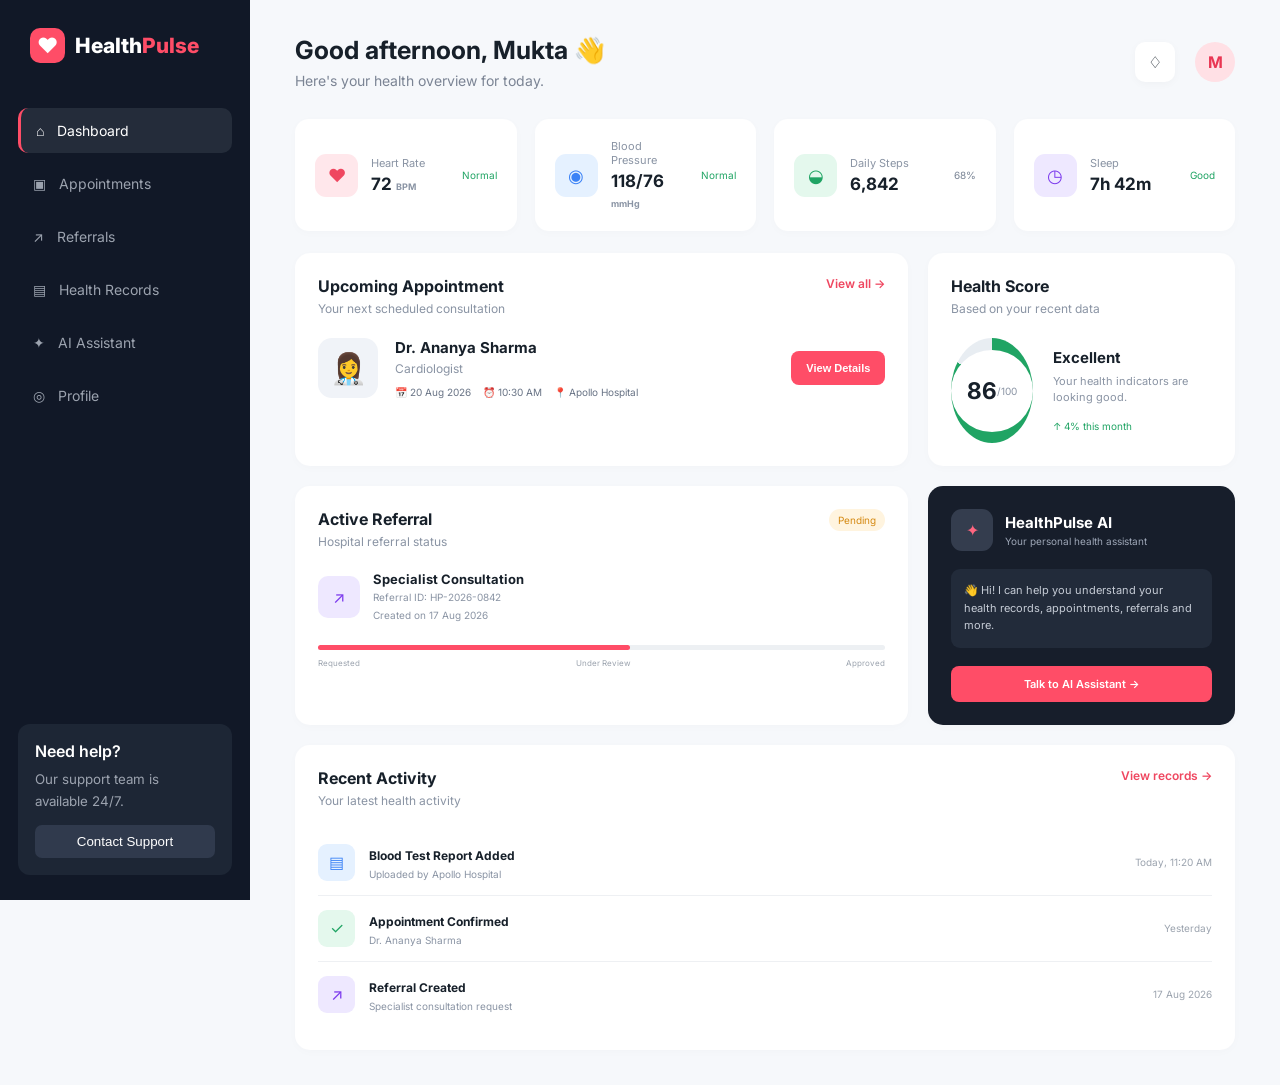
<file: index.html>
<!DOCTYPE html>
<html lang="en">
<head>
    <meta charset="UTF-8">
    <meta name="viewport" content="width=device-width, initial-scale=1.0">
    <title>HealthPulse | Dashboard</title>
    <link rel="stylesheet" href="style.css">
</head>

<body>

<div class="app">

    <aside class="sidebar">
        <div class="logo">
            <div class="logo-icon">♥</div>
            <span>Health<span>Pulse</span></span>
        </div>

        <nav>
            <a href="index.html" class="active">⌂ <span>Dashboard</span></a>
            <a href="appointments.html">▣ <span>Appointments</span></a>
            <a href="referrals.html">↗ <span>Referrals</span></a>
            <a href="records.html">▤ <span>Health Records</span></a>
            <a href="assistant.html">✦ <span>AI Assistant</span></a>
            <a href="profile.html">◎ <span>Profile</span></a>
        </nav>

        <div class="sidebar-bottom">
            <div class="help-box">
                <div>Need help?</div>
                <small>Our support team is available 24/7.</small>
                <button>Contact Support</button>
            </div>
        </div>
    </aside>


    <main class="main">

        <header class="topbar">
            <div>
                <h1>Good afternoon, Mukta 👋</h1>
                <p>Here's your health overview for today.</p>
            </div>

            <div class="user-area">
                <div class="notification">♢</div>
                <div class="avatar">M</div>
            </div>
        </header>


        <section class="stats">

            <div class="stat-card">
                <div class="stat-icon red">♥</div>
                <div>
                    <span>Heart Rate</span>
                    <strong>72 <small>BPM</small></strong>
                </div>
                <div class="status good">Normal</div>
            </div>

            <div class="stat-card">
                <div class="stat-icon blue">◉</div>
                <div>
                    <span>Blood Pressure</span>
                    <strong>118/76 <small>mmHg</small></strong>
                </div>
                <div class="status good">Normal</div>
            </div>

            <div class="stat-card">
                <div class="stat-icon green">◒</div>
                <div>
                    <span>Daily Steps</span>
                    <strong>6,842</strong>
                </div>
                <div class="status">68%</div>
            </div>

            <div class="stat-card">
                <div class="stat-icon purple">◷</div>
                <div>
                    <span>Sleep</span>
                    <strong>7h 42m</strong>
                </div>
                <div class="status good">Good</div>
            </div>

        </section>


        <section class="dashboard-grid">

            <div class="card appointments-card">

                <div class="card-header">
                    <div>
                        <h2>Upcoming Appointment</h2>
                        <p>Your next scheduled consultation</p>
                    </div>
                    <a href="appointments.html">View all →</a>
                </div>

                <div class="appointment-main">

                    <div class="doctor-avatar">👩‍⚕️</div>

                    <div class="doctor-info">
                        <h3>Dr. Ananya Sharma</h3>
                        <p>Cardiologist</p>
                        <div class="appointment-details">
                            <span>📅 20 Aug 2026</span>
                            <span>⏰ 10:30 AM</span>
                            <span>📍 Apollo Hospital</span>
                        </div>
                    </div>

                    <button class="primary-btn">View Details</button>

                </div>

            </div>


            <div class="card health-score">

                <div class="card-header">
                    <div>
                        <h2>Health Score</h2>
                        <p>Based on your recent data</p>
                    </div>
                </div>

                <div class="score-container">
                    <div class="score-circle">
                        <div>
                            <strong>86</strong>
                            <span>/100</span>
                        </div>
                    </div>

                    <div class="score-text">
                        <h3>Excellent</h3>
                        <p>Your health indicators are looking good.</p>
                        <span class="up">↑ 4% this month</span>
                    </div>
                </div>

            </div>


            <div class="card referral-card">

                <div class="card-header">
                    <div>
                        <h2>Active Referral</h2>
                        <p>Hospital referral status</p>
                    </div>
                    <span class="badge pending">Pending</span>
                </div>

                <div class="referral-content">

                    <div class="referral-icon">↗</div>

                    <div>
                        <h3>Specialist Consultation</h3>
                        <p>Referral ID: HP-2026-0842</p>
                        <small>Created on 17 Aug 2026</small>
                    </div>

                </div>

                <div class="progress">
                    <div></div>
                </div>

                <div class="progress-labels">
                    <span>Requested</span>
                    <span>Under Review</span>
                    <span>Approved</span>
                </div>

            </div>


            <div class="card ai-card">

                <div class="ai-header">
                    <div class="ai-icon">✦</div>
                    <div>
                        <h2>HealthPulse AI</h2>
                        <p>Your personal health assistant</p>
                    </div>
                </div>

                <div class="ai-message">
                    <p>👋 Hi! I can help you understand your health records, appointments, referrals and more.</p>
                </div>

                <a href="assistant.html" class="ai-btn">
                    Talk to AI Assistant →
                </a>

            </div>

        </section>


        <section class="card activity">

            <div class="card-header">
                <div>
                    <h2>Recent Activity</h2>
                    <p>Your latest health activity</p>
                </div>
                <a href="records.html">View records →</a>
            </div>

            <div class="activity-list">

                <div class="activity-item">
                    <div class="activity-icon blue">▤</div>
                    <div>
                        <strong>Blood Test Report Added</strong>
                        <p>Uploaded by Apollo Hospital</p>
                    </div>
                    <span>Today, 11:20 AM</span>
                </div>

                <div class="activity-item">
                    <div class="activity-icon green">✓</div>
                    <div>
                        <strong>Appointment Confirmed</strong>
                        <p>Dr. Ananya Sharma</p>
                    </div>
                    <span>Yesterday</span>
                </div>

                <div class="activity-item">
                    <div class="activity-icon purple">↗</div>
                    <div>
                        <strong>Referral Created</strong>
                        <p>Specialist consultation request</p>
                    </div>
                    <span>17 Aug 2026</span>
                </div>

            </div>

        </section>

    </main>

</div>

<script src="script.js"></script>
</body>
</html>
</file>
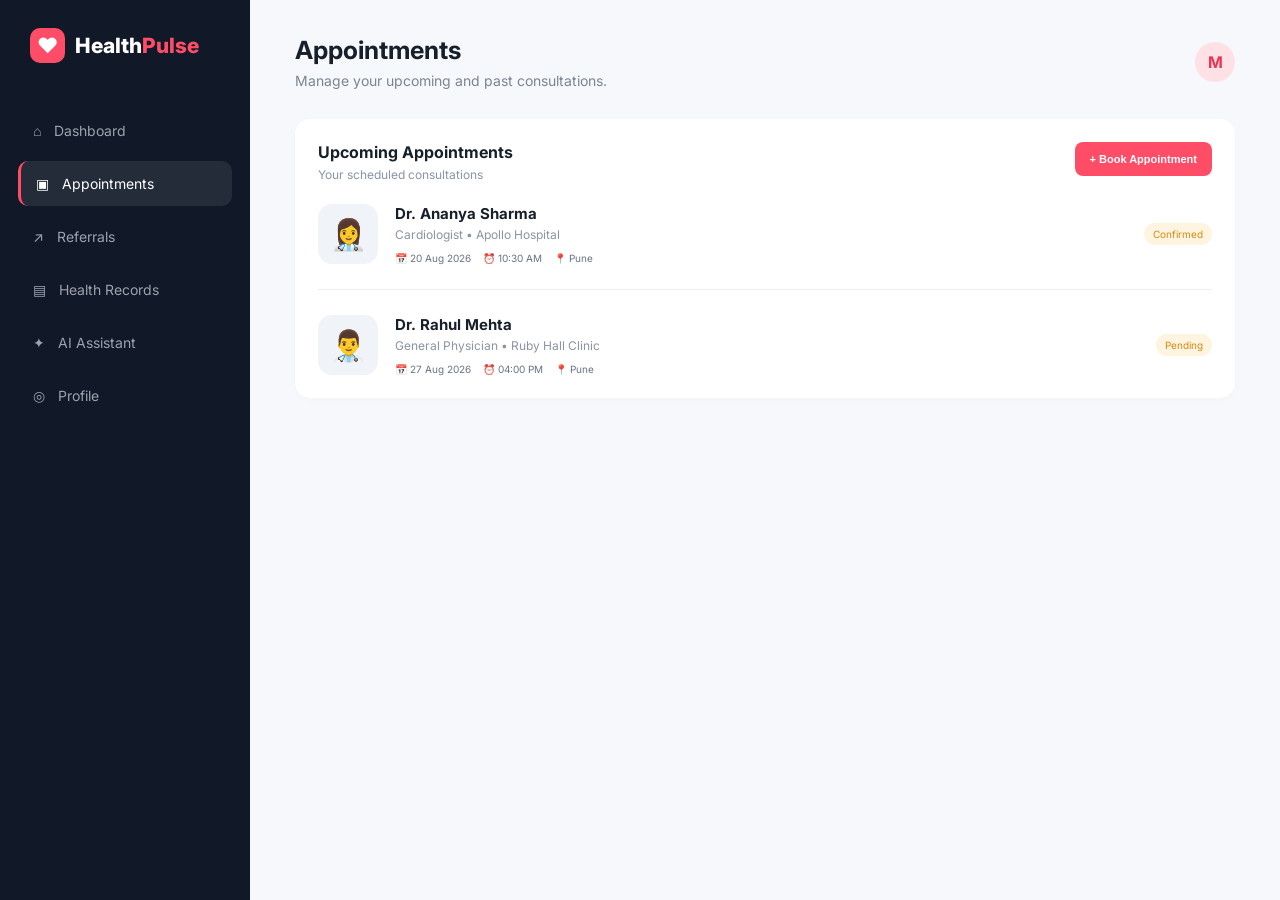
<file: appoinment.html>
<!DOCTYPE html>
<html lang="en">
<head>
    <meta charset="UTF-8">
    <meta name="viewport" content="width=device-width, initial-scale=1.0">
    <title>HealthPulse | Appointments</title>
    <link rel="stylesheet" href="style.css">
</head>

<body>

<div class="app">

<aside class="sidebar">

    <div class="logo">
        <div class="logo-icon">♥</div>
        <span>Health<span>Pulse</span></span>
    </div>

    <nav>
        <a href="index.html">⌂ <span>Dashboard</span></a>
        <a href="appointments.html" class="active">▣ <span>Appointments</span></a>
        <a href="referrals.html">↗ <span>Referrals</span></a>
        <a href="records.html">▤ <span>Health Records</span></a>
        <a href="assistant.html">✦ <span>AI Assistant</span></a>
        <a href="profile.html">◎ <span>Profile</span></a>
    </nav>

</aside>


<main class="main">

<header class="topbar">
    <div>
        <h1>Appointments</h1>
        <p>Manage your upcoming and past consultations.</p>
    </div>

    <div class="avatar">M</div>
</header>


<div class="card">

<div class="card-header">
    <div>
        <h2>Upcoming Appointments</h2>
        <p>Your scheduled consultations</p>
    </div>

    <button class="primary-btn">+ Book Appointment</button>
</div>


<div class="appointment-main">

    <div class="doctor-avatar">👩‍⚕️</div>

    <div class="doctor-info">

        <h3>Dr. Ananya Sharma</h3>

        <p>Cardiologist • Apollo Hospital</p>

        <div class="appointment-details">
            <span>📅 20 Aug 2026</span>
            <span>⏰ 10:30 AM</span>
            <span>📍 Pune</span>
        </div>

    </div>

    <span class="badge pending">Confirmed</span>

</div>

<hr style="border:none;border-top:1px solid #eee;margin:25px 0;">

<div class="appointment-main">

    <div class="doctor-avatar">👨‍⚕️</div>

    <div class="doctor-info">

        <h3>Dr. Rahul Mehta</h3>

        <p>General Physician • Ruby Hall Clinic</p>

        <div class="appointment-details">
            <span>📅 27 Aug 2026</span>
            <span>⏰ 04:00 PM</span>
            <span>📍 Pune</span>
        </div>

    </div>

    <span class="badge pending">Pending</span>

</div>

</div>

</main>
</div>

</body>
</html>
</file>
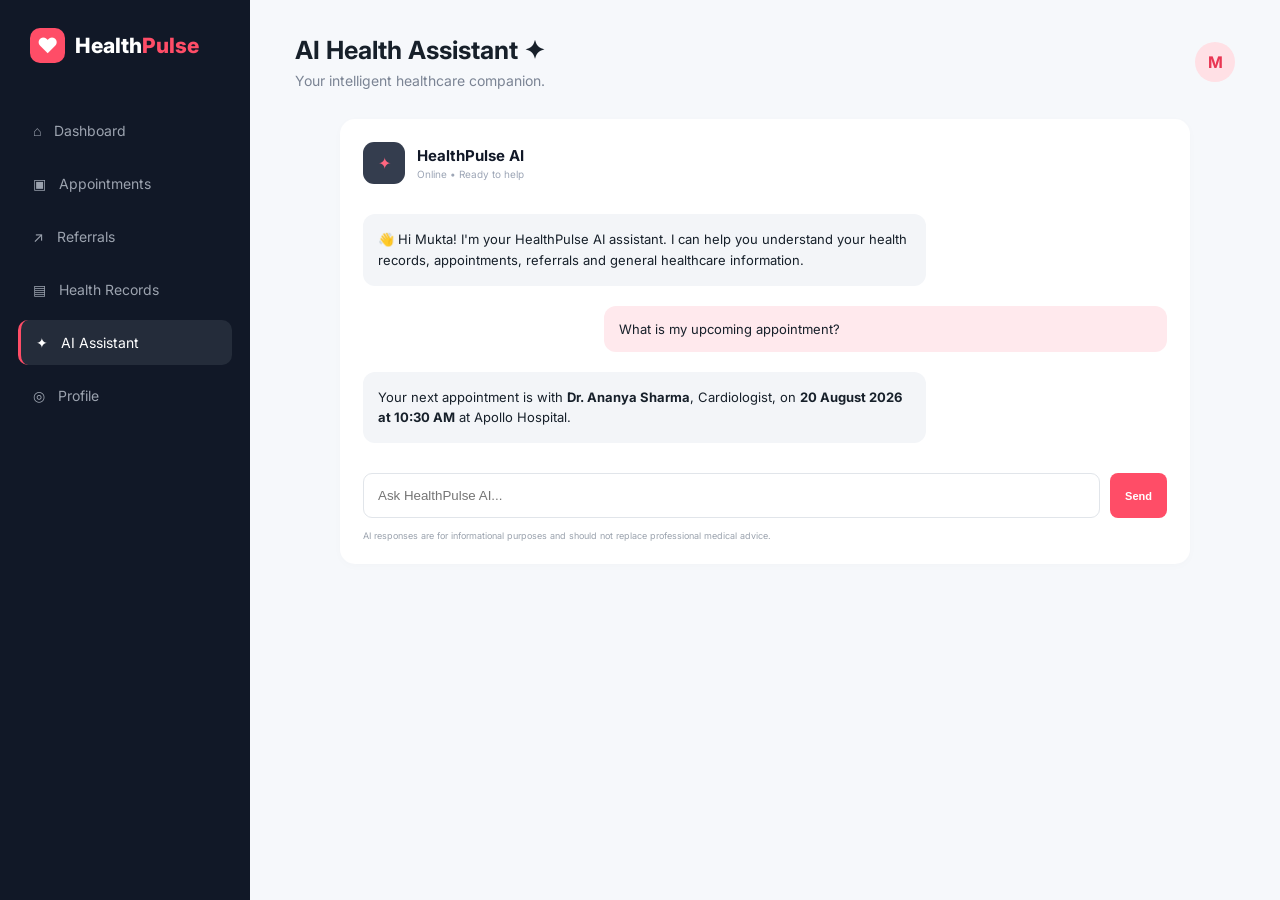
<file: assistant.html>
<!DOCTYPE html>
<html lang="en">

<head>
<meta charset="UTF-8">
<meta name="viewport" content="width=device-width, initial-scale=1.0">
<title>HealthPulse | AI Assistant</title>
<link rel="stylesheet" href="style.css">
</head>

<body>

<div class="app">

<aside class="sidebar">

<div class="logo">
<div class="logo-icon">♥</div>
<span>Health<span>Pulse</span></span>
</div>

<nav>
<a href="index.html">⌂ <span>Dashboard</span></a>
<a href="appointments.html">▣ <span>Appointments</span></a>
<a href="referrals.html">↗ <span>Referrals</span></a>
<a href="records.html">▤ <span>Health Records</span></a>
<a href="assistant.html" class="active">✦ <span>AI Assistant</span></a>
<a href="profile.html">◎ <span>Profile</span></a>
</nav>

</aside>


<main class="main">

<header class="topbar">

<div>
<h1>AI Health Assistant ✦</h1>
<p>Your intelligent healthcare companion.</p>
</div>

<div class="avatar">M</div>

</header>


<div class="card" style="max-width:850px;margin:auto">

<div class="ai-header" style="color:#111827">

<div class="ai-icon">✦</div>

<div>
<h2>HealthPulse AI</h2>
<p>Online • Ready to help</p>
</div>

</div>


<div style="margin-top:30px">

<div style="
background:#f3f5f8;
padding:15px;
border-radius:12px;
max-width:70%;
font-size:13px;
line-height:1.6;
">

👋 Hi Mukta! I'm your HealthPulse AI assistant.

I can help you understand your health records,
appointments, referrals and general healthcare information.

</div>


<div style="
background:#ffe9ed;
padding:15px;
border-radius:12px;
max-width:70%;
margin-left:auto;
margin-top:20px;
font-size:13px;
">

What is my upcoming appointment?

</div>


<div style="
background:#f3f5f8;
padding:15px;
border-radius:12px;
max-width:70%;
margin-top:20px;
font-size:13px;
line-height:1.6;
">

Your next appointment is with <b>Dr. Ananya Sharma</b>,
Cardiologist, on <b>20 August 2026 at 10:30 AM</b>
at Apollo Hospital.

</div>

</div>


<div style="
display:flex;
gap:10px;
margin-top:30px;
">

<input
type="text"
placeholder="Ask HealthPulse AI..."
style="
flex:1;
padding:14px;
border:1px solid #e1e5ea;
border-radius:9px;
outline:none;
">

<button class="primary-btn">
Send
</button>

</div>

<p style="
font-size:9px;
color:#9aa2ad;
margin-top:12px;
">

AI responses are for informational purposes and should not
replace professional medical advice.

</p>

</div>

</main>

</div>

</body>
</html>
</file>
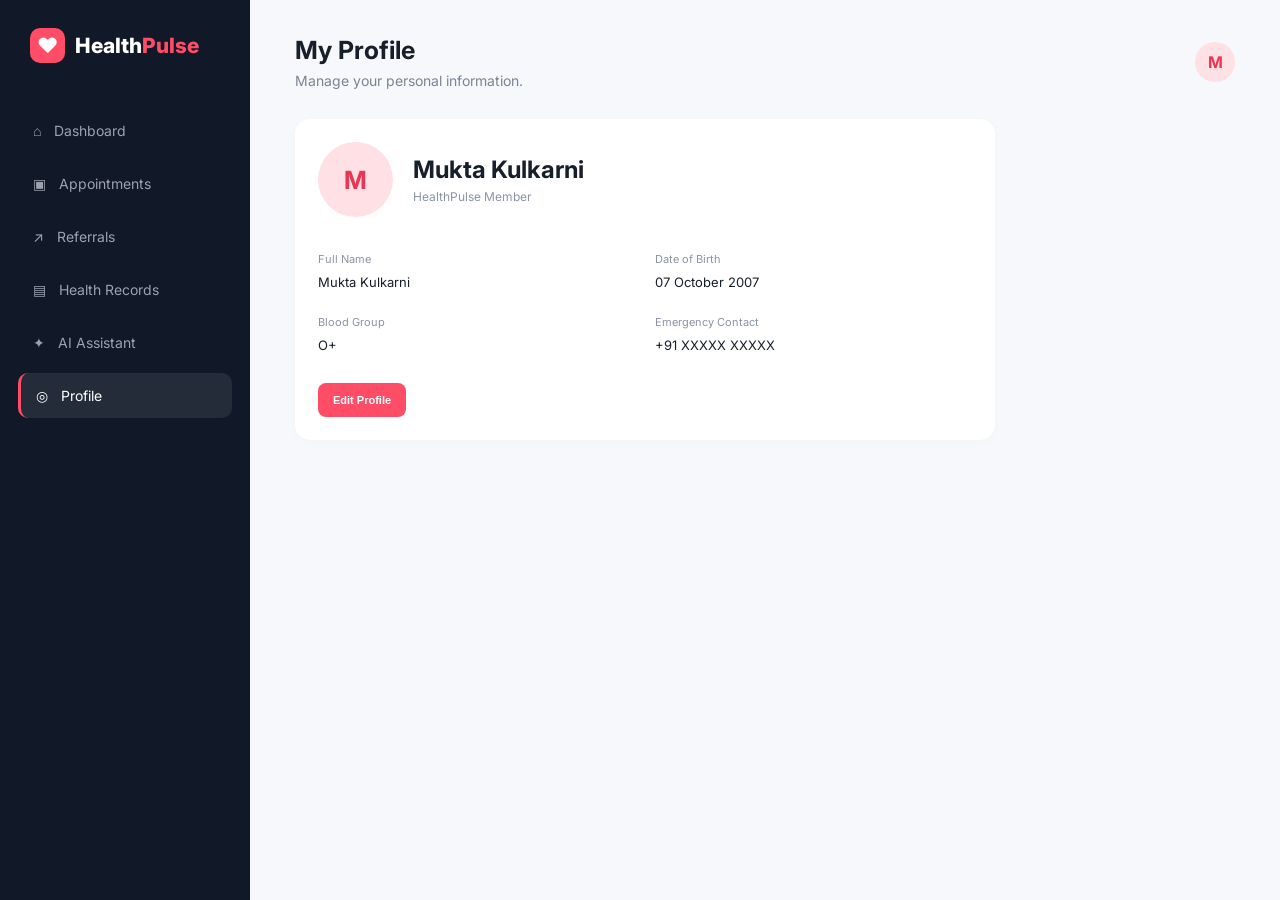
<file: profile.html>
<!DOCTYPE html>
<html lang="en">

<head>
<meta charset="UTF-8">
<meta name="viewport" content="width=device-width, initial-scale=1.0">
<title>HealthPulse | Profile</title>
<link rel="stylesheet" href="style.css">
</head>

<body>

<div class="app">

<aside class="sidebar">

<div class="logo">
<div class="logo-icon">♥</div>
<span>Health<span>Pulse</span></span>
</div>

<nav>
<a href="index.html">⌂ <span>Dashboard</span></a>
<a href="appointments.html">▣ <span>Appointments</span></a>
<a href="referrals.html">↗ <span>Referrals</span></a>
<a href="records.html">▤ <span>Health Records</span></a>
<a href="assistant.html">✦ <span>AI Assistant</span></a>
<a href="profile.html" class="active">◎ <span>Profile</span></a>
</nav>

</aside>


<main class="main">

<header class="topbar">

<div>
<h1>My Profile</h1>
<p>Manage your personal information.</p>
</div>

<div class="avatar">M</div>

</header>


<div class="card" style="max-width:700px">

<div style="
display:flex;
align-items:center;
gap:20px;
margin-bottom:30px;
">

<div style="
width:75px;
height:75px;
border-radius:50%;
background:#ffe0e5;
color:#e93653;
display:flex;
align-items:center;
justify-content:center;
font-size:25px;
font-weight:700;
">
M
</div>

<div>
<h2>Mukta Kulkarni</h2>
<p style="color:#8a94a4;font-size:12px;margin-top:5px">
HealthPulse Member
</p>
</div>

</div>


<div style="display:grid;grid-template-columns:1fr 1fr;gap:20px">

<div>
<label style="font-size:11px;color:#8a94a4">
Full Name
</label>

<p style="margin-top:7px;font-size:13px">
Mukta Kulkarni
</p>
</div>


<div>
<label style="font-size:11px;color:#8a94a4">
Date of Birth
</label>

<p style="margin-top:7px;font-size:13px">
07 October 2007
</p>
</div>


<div>
<label style="font-size:11px;color:#8a94a4">
Blood Group
</label>

<p style="margin-top:7px;font-size:13px">
O+
</p>
</div>


<div>
<label style="font-size:11px;color:#8a94a4">
Emergency Contact
</label>

<p style="margin-top:7px;font-size:13px">
+91 XXXXX XXXXX
</p>
</div>

</div>


<button class="primary-btn" style="margin-top:30px">
Edit Profile
</button>

</div>

</main>

</div>

</body>
</html>
</file>
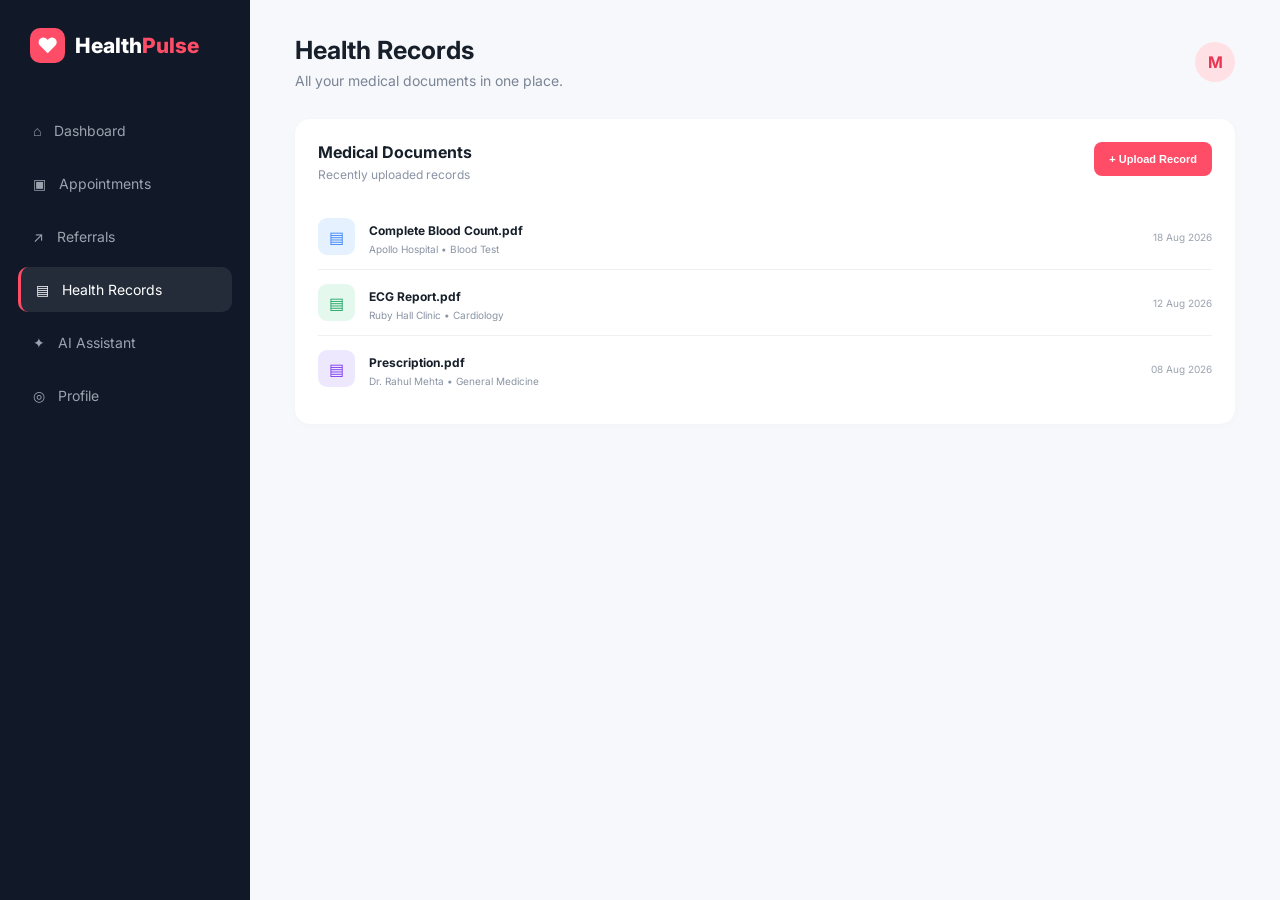
<file: records.html>
<!DOCTYPE html>
<html lang="en">

<head>
<meta charset="UTF-8">
<meta name="viewport" content="width=device-width, initial-scale=1.0">
<title>HealthPulse | Records</title>
<link rel="stylesheet" href="style.css">
</head>

<body>

<div class="app">

<aside class="sidebar">

<div class="logo">
<div class="logo-icon">♥</div>
<span>Health<span>Pulse</span></span>
</div>

<nav>
<a href="index.html">⌂ <span>Dashboard</span></a>
<a href="appointments.html">▣ <span>Appointments</span></a>
<a href="referrals.html">↗ <span>Referrals</span></a>
<a href="records.html" class="active">▤ <span>Health Records</span></a>
<a href="assistant.html">✦ <span>AI Assistant</span></a>
<a href="profile.html">◎ <span>Profile</span></a>
</nav>

</aside>


<main class="main">

<header class="topbar">

<div>
<h1>Health Records</h1>
<p>All your medical documents in one place.</p>
</div>

<div class="avatar">M</div>

</header>


<div class="card">

<div class="card-header">

<div>
<h2>Medical Documents</h2>
<p>Recently uploaded records</p>
</div>

<button class="primary-btn">+ Upload Record</button>

</div>


<div class="activity-list">

<div class="activity-item">

<div class="activity-icon blue">▤</div>

<div>
<strong>Complete Blood Count.pdf</strong>
<p>Apollo Hospital • Blood Test</p>
</div>

<span>18 Aug 2026</span>

</div>


<div class="activity-item">

<div class="activity-icon green">▤</div>

<div>
<strong>ECG Report.pdf</strong>
<p>Ruby Hall Clinic • Cardiology</p>
</div>

<span>12 Aug 2026</span>

</div>


<div class="activity-item">

<div class="activity-icon purple">▤</div>

<div>
<strong>Prescription.pdf</strong>
<p>Dr. Rahul Mehta • General Medicine</p>
</div>

<span>08 Aug 2026</span>

</div>

</div>

</div>

</main>

</div>

</body>
</html>
</file>
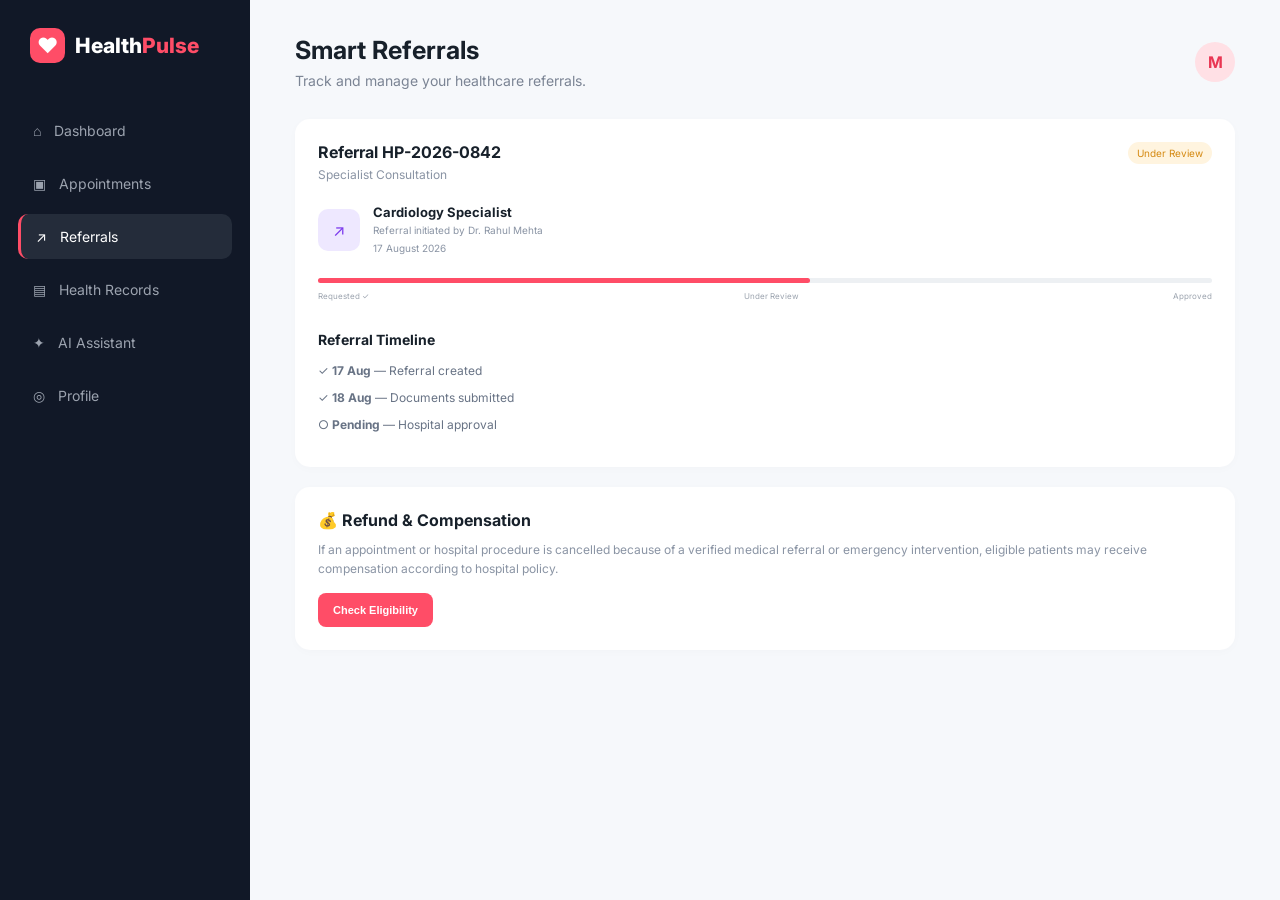
<file: referals.html>
<!DOCTYPE html>
<html lang="en">

<head>
    <meta charset="UTF-8">
    <meta name="viewport" content="width=device-width, initial-scale=1.0">
    <title>HealthPulse | Referrals</title>
    <link rel="stylesheet" href="style.css">
</head>

<body>

<div class="app">

<aside class="sidebar">

<div class="logo">
    <div class="logo-icon">♥</div>
    <span>Health<span>Pulse</span></span>
</div>

<nav>
    <a href="index.html">⌂ <span>Dashboard</span></a>
    <a href="appointments.html">▣ <span>Appointments</span></a>
    <a href="referrals.html" class="active">↗ <span>Referrals</span></a>
    <a href="records.html">▤ <span>Health Records</span></a>
    <a href="assistant.html">✦ <span>AI Assistant</span></a>
    <a href="profile.html">◎ <span>Profile</span></a>
</nav>

</aside>


<main class="main">

<header class="topbar">

<div>
<h1>Smart Referrals</h1>
<p>Track and manage your healthcare referrals.</p>
</div>

<div class="avatar">M</div>

</header>


<div class="card">

<div class="card-header">

<div>
<h2>Referral HP-2026-0842</h2>
<p>Specialist Consultation</p>
</div>

<span class="badge pending">Under Review</span>

</div>


<div class="referral-content">

<div class="referral-icon">↗</div>

<div>
<h3>Cardiology Specialist</h3>
<p>Referral initiated by Dr. Rahul Mehta</p>
<small>17 August 2026</small>
</div>

</div>


<div class="progress">
<div></div>
</div>

<div class="progress-labels">
<span>Requested ✓</span>
<span>Under Review</span>
<span>Approved</span>
</div>


<div style="margin-top:30px">

<h3 style="font-size:14px;margin-bottom:15px">
Referral Timeline
</h3>

<p style="font-size:12px;color:#687385;margin:12px 0">
✓ <b>17 Aug</b> — Referral created
</p>

<p style="font-size:12px;color:#687385;margin:12px 0">
✓ <b>18 Aug</b> — Documents submitted
</p>

<p style="font-size:12px;color:#687385;margin:12px 0">
○ <b>Pending</b> — Hospital approval
</p>

</div>

</div>


<div class="card" style="margin-top:20px">

<h2 style="font-size:16px;margin-bottom:10px">
💰 Refund & Compensation
</h2>

<p style="font-size:12px;color:#8a94a4;line-height:1.6">
If an appointment or hospital procedure is cancelled because of
a verified medical referral or emergency intervention, eligible
patients may receive compensation according to hospital policy.
</p>

<button class="primary-btn" style="margin-top:15px">
Check Eligibility
</button>

</div>

</main>
</div>

</body>
</html>
</file>
<file: style.css>
@import url('https://fonts.googleapis.com/css2?family=Inter:wght@400;500;600;700;800&display=swap');

* {
    margin: 0;
    padding: 0;
    box-sizing: border-box;
}

body {
    font-family: 'Inter', sans-serif;
    background: #f6f8fb;
    color: #17202a;
}

a {
    text-decoration: none;
    color: inherit;
}

.app {
    display: flex;
    min-height: 100vh;
}


/* SIDEBAR */

.sidebar {
    width: 250px;
    background: #111827;
    color: white;
    padding: 28px 18px;
    position: fixed;
    height: 100vh;
    left: 0;
    top: 0;
}

.logo {
    display: flex;
    align-items: center;
    gap: 10px;
    font-size: 21px;
    font-weight: 800;
    padding: 0 12px;
    margin-bottom: 45px;
}

.logo span span {
    color: #ff4d67;
}

.logo-icon {
    width: 35px;
    height: 35px;
    background: #ff4d67;
    border-radius: 10px;
    display: flex;
    align-items: center;
    justify-content: center;
}

.sidebar nav {
    display: flex;
    flex-direction: column;
    gap: 8px;
}

.sidebar nav a {
    padding: 14px 15px;
    border-radius: 10px;
    color: #9ca3af;
    display: flex;
    gap: 13px;
    align-items: center;
    font-size: 14px;
    transition: 0.2s;
}

.sidebar nav a:hover,
.sidebar nav a.active {
    background: #242c3a;
    color: white;
}

.sidebar nav a.active {
    border-left: 3px solid #ff4d67;
}

.sidebar-bottom {
    position: absolute;
    bottom: 25px;
    left: 18px;
    right: 18px;
}

.help-box {
    background: #1d2635;
    padding: 17px;
    border-radius: 12px;
}

.help-box div {
    font-weight: 600;
    margin-bottom: 7px;
}

.help-box small {
    color: #9ca3af;
    line-height: 1.5;
}

.help-box button {
    width: 100%;
    margin-top: 13px;
    padding: 9px;
    border: none;
    border-radius: 7px;
    background: #303a4d;
    color: white;
    cursor: pointer;
}


/* MAIN */

.main {
    margin-left: 250px;
    width: calc(100% - 250px);
    padding: 35px 45px;
}

.topbar {
    display: flex;
    justify-content: space-between;
    align-items: center;
    margin-bottom: 30px;
}

.topbar h1 {
    font-size: 25px;
    margin-bottom: 7px;
}

.topbar p {
    color: #7b8494;
    font-size: 14px;
}

.user-area {
    display: flex;
    align-items: center;
    gap: 20px;
}

.notification {
    width: 40px;
    height: 40px;
    background: white;
    border-radius: 10px;
    display: flex;
    justify-content: center;
    align-items: center;
    box-shadow: 0 2px 8px #00000008;
}

.avatar {
    width: 40px;
    height: 40px;
    background: #ffe0e5;
    color: #e93653;
    border-radius: 50%;
    display: flex;
    align-items: center;
    justify-content: center;
    font-weight: 700;
}


/* STATS */

.stats {
    display: grid;
    grid-template-columns: repeat(4, 1fr);
    gap: 18px;
    margin-bottom: 22px;
}

.stat-card {
    background: white;
    padding: 20px;
    border-radius: 14px;
    display: flex;
    align-items: center;
    gap: 13px;
    box-shadow: 0 2px 10px #00000005;
}

.stat-icon {
    min-width: 43px;
    height: 43px;
    border-radius: 11px;
    display: flex;
    align-items: center;
    justify-content: center;
    font-size: 18px;
}

.stat-icon.red {
    background: #ffe7eb;
    color: #ef4760;
}

.stat-icon.blue {
    background: #e5f1ff;
    color: #3b82f6;
}

.stat-icon.green {
    background: #e4f8ed;
    color: #20a464;
}

.stat-icon.purple {
    background: #eee8ff;
    color: #7c3aed;
}

.stat-card span {
    display: block;
    font-size: 11px;
    color: #8a94a4;
    margin-bottom: 4px;
}

.stat-card strong {
    font-size: 17px;
}

.stat-card small {
    font-size: 9px;
    color: #8a94a4;
}

.status {
    margin-left: auto;
    font-size: 10px;
    color: #788394;
}

.status.good {
    color: #20a464;
}


/* CARDS */

.dashboard-grid {
    display: grid;
    grid-template-columns: 2fr 1fr;
    gap: 20px;
}

.card {
    background: white;
    border-radius: 15px;
    padding: 23px;
    box-shadow: 0 2px 10px #00000005;
}

.card-header {
    display: flex;
    justify-content: space-between;
    align-items: flex-start;
    margin-bottom: 22px;
}

.card-header h2 {
    font-size: 16px;
    margin-bottom: 5px;
}

.card-header p {
    color: #8a94a4;
    font-size: 12px;
}

.card-header a {
    color: #ef4760;
    font-size: 12px;
    font-weight: 600;
}


/* APPOINTMENT */

.appointment-main {
    display: flex;
    align-items: center;
    gap: 17px;
}

.doctor-avatar {
    width: 60px;
    height: 60px;
    border-radius: 14px;
    background: #f0f3f8;
    display: flex;
    justify-content: center;
    align-items: center;
    font-size: 30px;
}

.doctor-info {
    flex: 1;
}

.doctor-info h3 {
    font-size: 15px;
    margin-bottom: 4px;
}

.doctor-info p {
    color: #8a94a4;
    font-size: 12px;
    margin-bottom: 10px;
}

.appointment-details {
    display: flex;
    gap: 12px;
    flex-wrap: wrap;
}

.appointment-details span {
    font-size: 10px;
    color: #687385;
}

.primary-btn {
    border: none;
    background: #ff4d67;
    color: white;
    padding: 11px 15px;
    border-radius: 8px;
    cursor: pointer;
    font-size: 11px;
    font-weight: 600;
}


/* HEALTH SCORE */

.score-container {
    display: flex;
    align-items: center;
    gap: 20px;
}

.score-circle {
    width: 105px;
    height: 105px;
    border-radius: 50%;
    background: conic-gradient(#20a464 86%, #e8edf2 0);
    display: flex;
    align-items: center;
    justify-content: center;
}

.score-circle::before {
    content: "";
    position: absolute;
}

.score-circle > div {
    width: 82px;
    height: 82px;
    border-radius: 50%;
    background: white;
    display: flex;
    align-items: center;
    justify-content: center;
}

.score-circle strong {
    font-size: 23px;
}

.score-circle span {
    font-size: 10px;
    color: #8a94a4;
}

.score-text h3 {
    font-size: 15px;
    margin-bottom: 6px;
}

.score-text p {
    font-size: 11px;
    color: #8a94a4;
    line-height: 1.5;
    margin-bottom: 8px;
}

.up {
    color: #20a464;
    font-size: 10px;
}


/* REFERRAL */

.badge {
    padding: 5px 9px;
    border-radius: 20px;
    font-size: 10px;
}

.pending {
    background: #fff4df;
    color: #d58a13;
}

.referral-content {
    display: flex;
    gap: 13px;
    align-items: center;
}

.referral-icon {
    width: 42px;
    height: 42px;
    background: #eee8ff;
    color: #7c3aed;
    border-radius: 10px;
    display: flex;
    justify-content: center;
    align-items: center;
}

.referral-content h3 {
    font-size: 13px;
    margin-bottom: 4px;
}

.referral-content p,
.referral-content small {
    color: #8a94a4;
    font-size: 10px;
}

.progress {
    height: 5px;
    background: #edf0f3;
    border-radius: 5px;
    margin-top: 22px;
}

.progress div {
    height: 100%;
    width: 55%;
    background: #ff4d67;
    border-radius: 5px;
}

.progress-labels {
    display: flex;
    justify-content: space-between;
    margin-top: 8px;
    font-size: 8px;
    color: #9ba3ae;
}


/* AI */

.ai-card {
    background: #171e2b;
    color: white;
}

.ai-header {
    display: flex;
    align-items: center;
    gap: 12px;
}

.ai-icon {
    width: 42px;
    height: 42px;
    border-radius: 11px;
    background: #343d4e;
    display: flex;
    align-items: center;
    justify-content: center;
    color: #ff6680;
}

.ai-header h2 {
    font-size: 15px;
}

.ai-header p {
    color: #9da6b6;
    font-size: 10px;
    margin-top: 3px;
}

.ai-message {
    background: #222b3a;
    padding: 13px;
    border-radius: 9px;
    margin: 18px 0;
}

.ai-message p {
    font-size: 11px;
    line-height: 1.6;
    color: #c6ccd6;
}

.ai-btn {
    display: block;
    text-align: center;
    background: #ff4d67;
    padding: 11px;
    border-radius: 8px;
    font-size: 11px;
    font-weight: 600;
}


/* ACTIVITY */

.activity {
    margin-top: 20px;
}

.activity-list {
    display: flex;
    flex-direction: column;
}

.activity-item {
    display: flex;
    align-items: center;
    gap: 14px;
    padding: 14px 0;
    border-bottom: 1px solid #eef0f3;
}

.activity-item:last-child {
    border-bottom: none;
}

.activity-icon {
    width: 37px;
    height: 37px;
    border-radius: 9px;
    display: flex;
    justify-content: center;
    align-items: center;
}

.activity-icon.blue {
    background: #e5f1ff;
    color: #3b82f6;
}

.activity-icon.green {
    background: #e4f8ed;
    color: #20a464;
}

.activity-icon.purple {
    background: #eee8ff;
    color: #7c3aed;
}

.activity-item div:nth-child(2) {
    flex: 1;
}

.activity-item strong {
    font-size: 12px;
}

.activity-item p {
    font-size: 10px;
    color: #8a94a4;
    margin-top: 4px;
}

.activity-item > span {
    font-size: 10px;
    color: #9ba3ae;
}


/* RESPONSIVE */

@media (max-width: 1000px) {

    .stats {
        grid-template-columns: repeat(2, 1fr);
    }

    .dashboard-grid {
        grid-template-columns: 1fr;
    }
}

@media (max-width: 700px) {

    .sidebar {
        width: 70px;
        padding: 25px 10px;
    }

    .logo span,
    .sidebar nav span,
    .help-box {
        display: none;
    }

    .logo {
        padding: 0;
        justify-content: center;
    }

    .sidebar nav a {
        justify-content: center;
        font-size: 18px;
    }

    .main {
        margin-left: 70px;
        width: calc(100% - 70px);
        padding: 25px 15px;
    }

    .stats {
        grid-template-columns: 1fr;
    }

    .topbar h1 {
        font-size: 19px;
    }

    .appointment-main {
        flex-wrap: wrap;
    }
}
</file>
